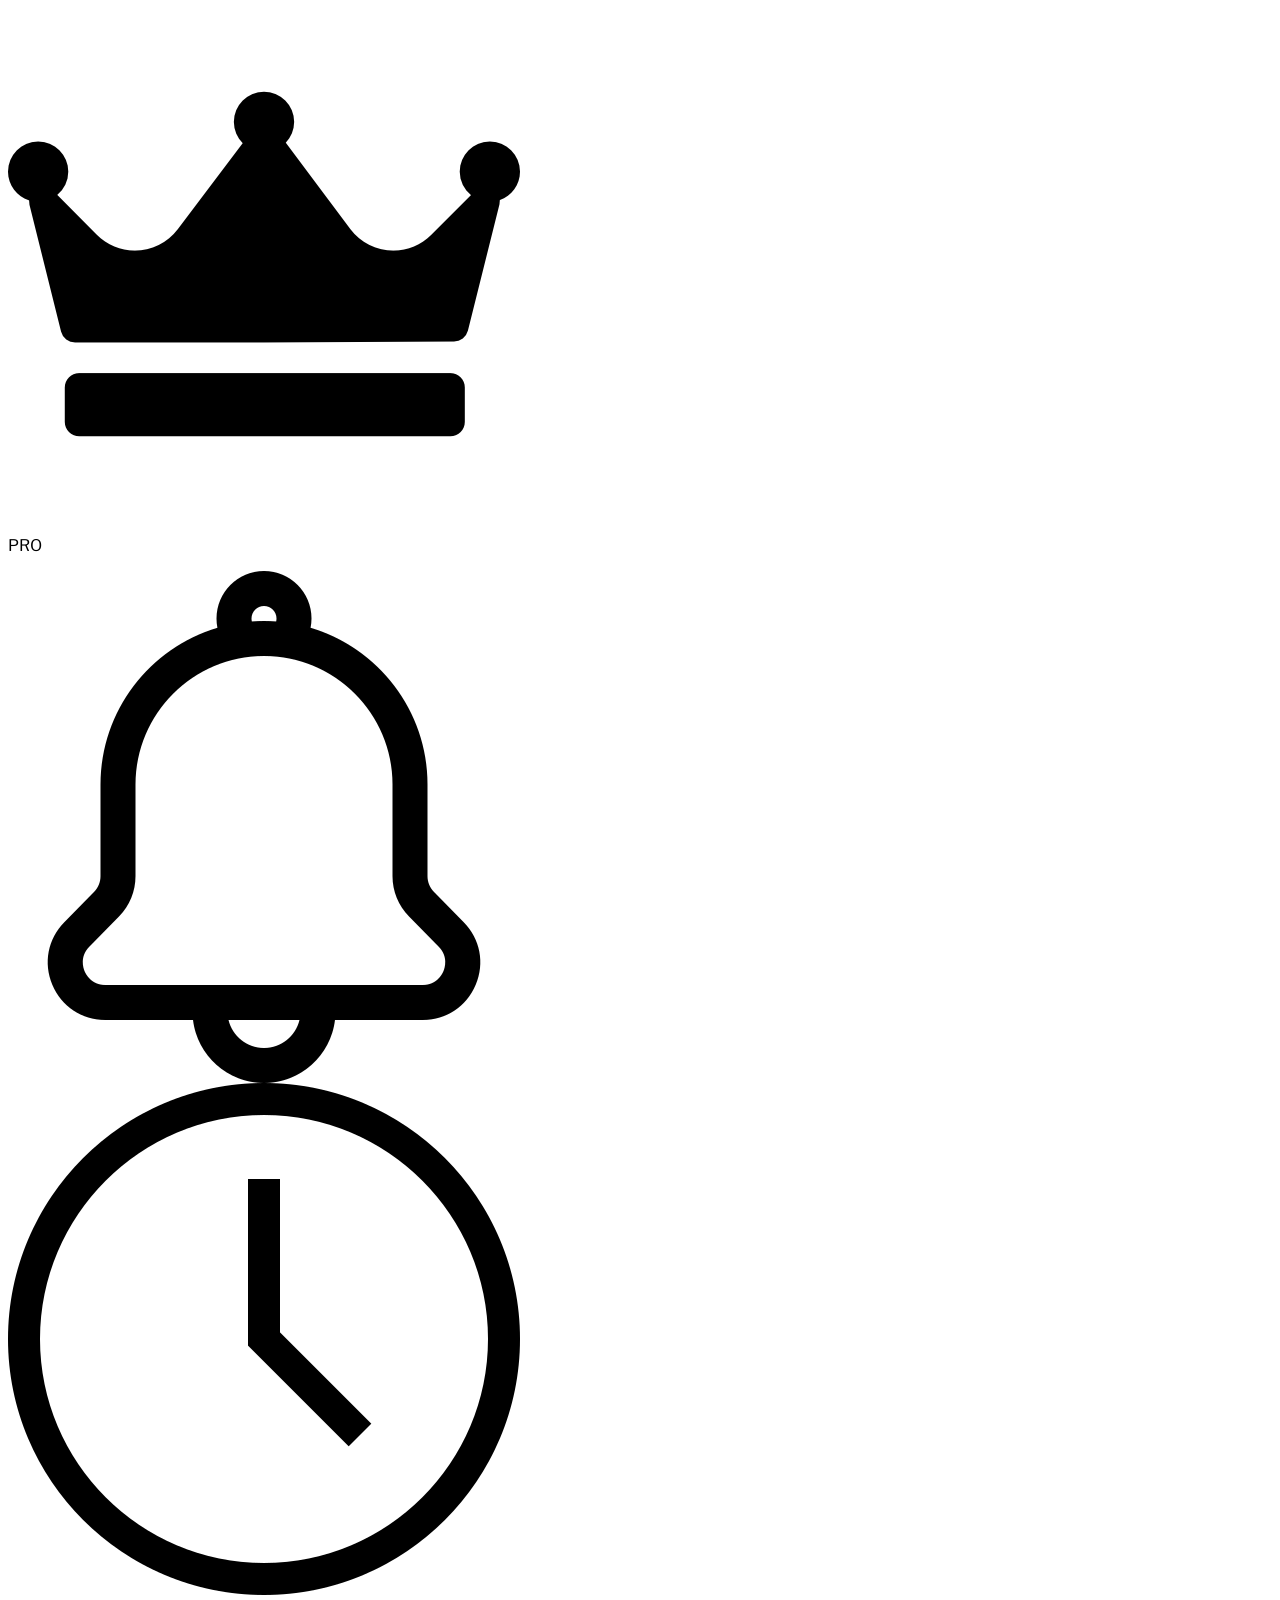
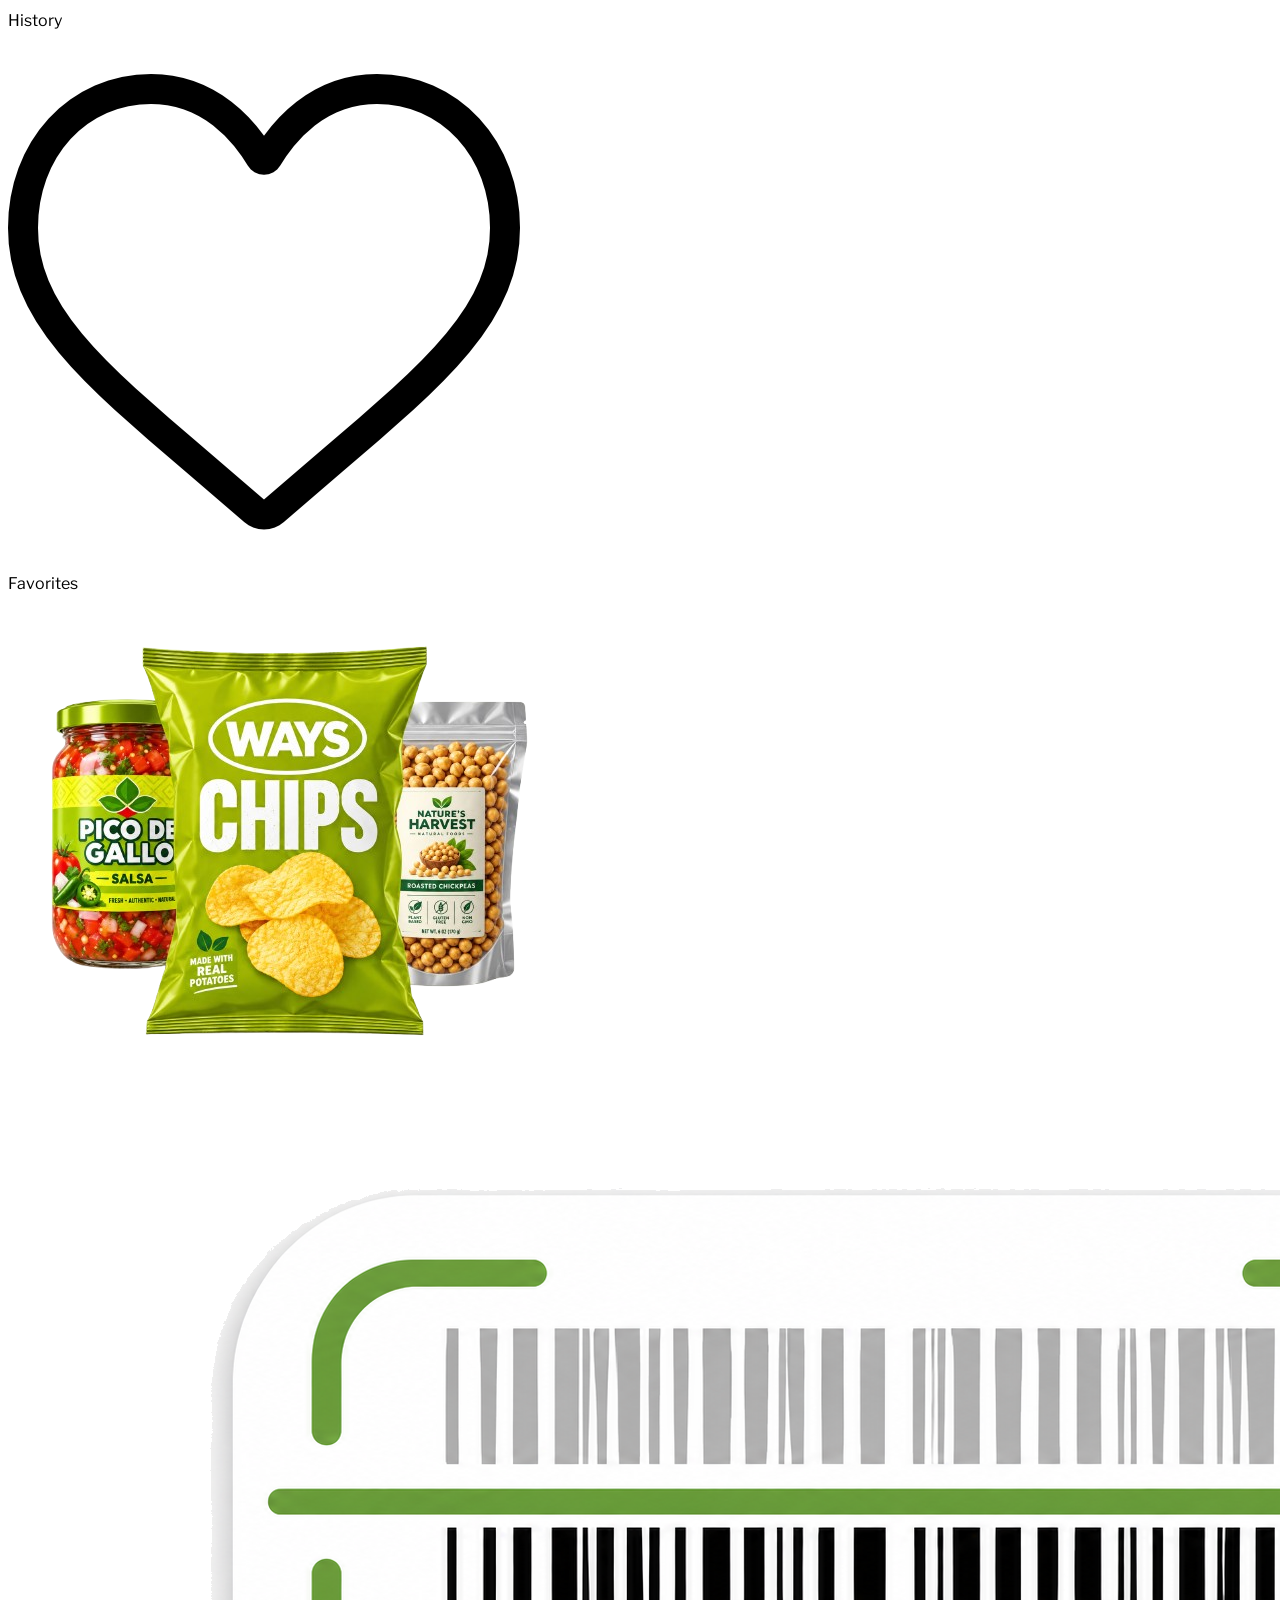
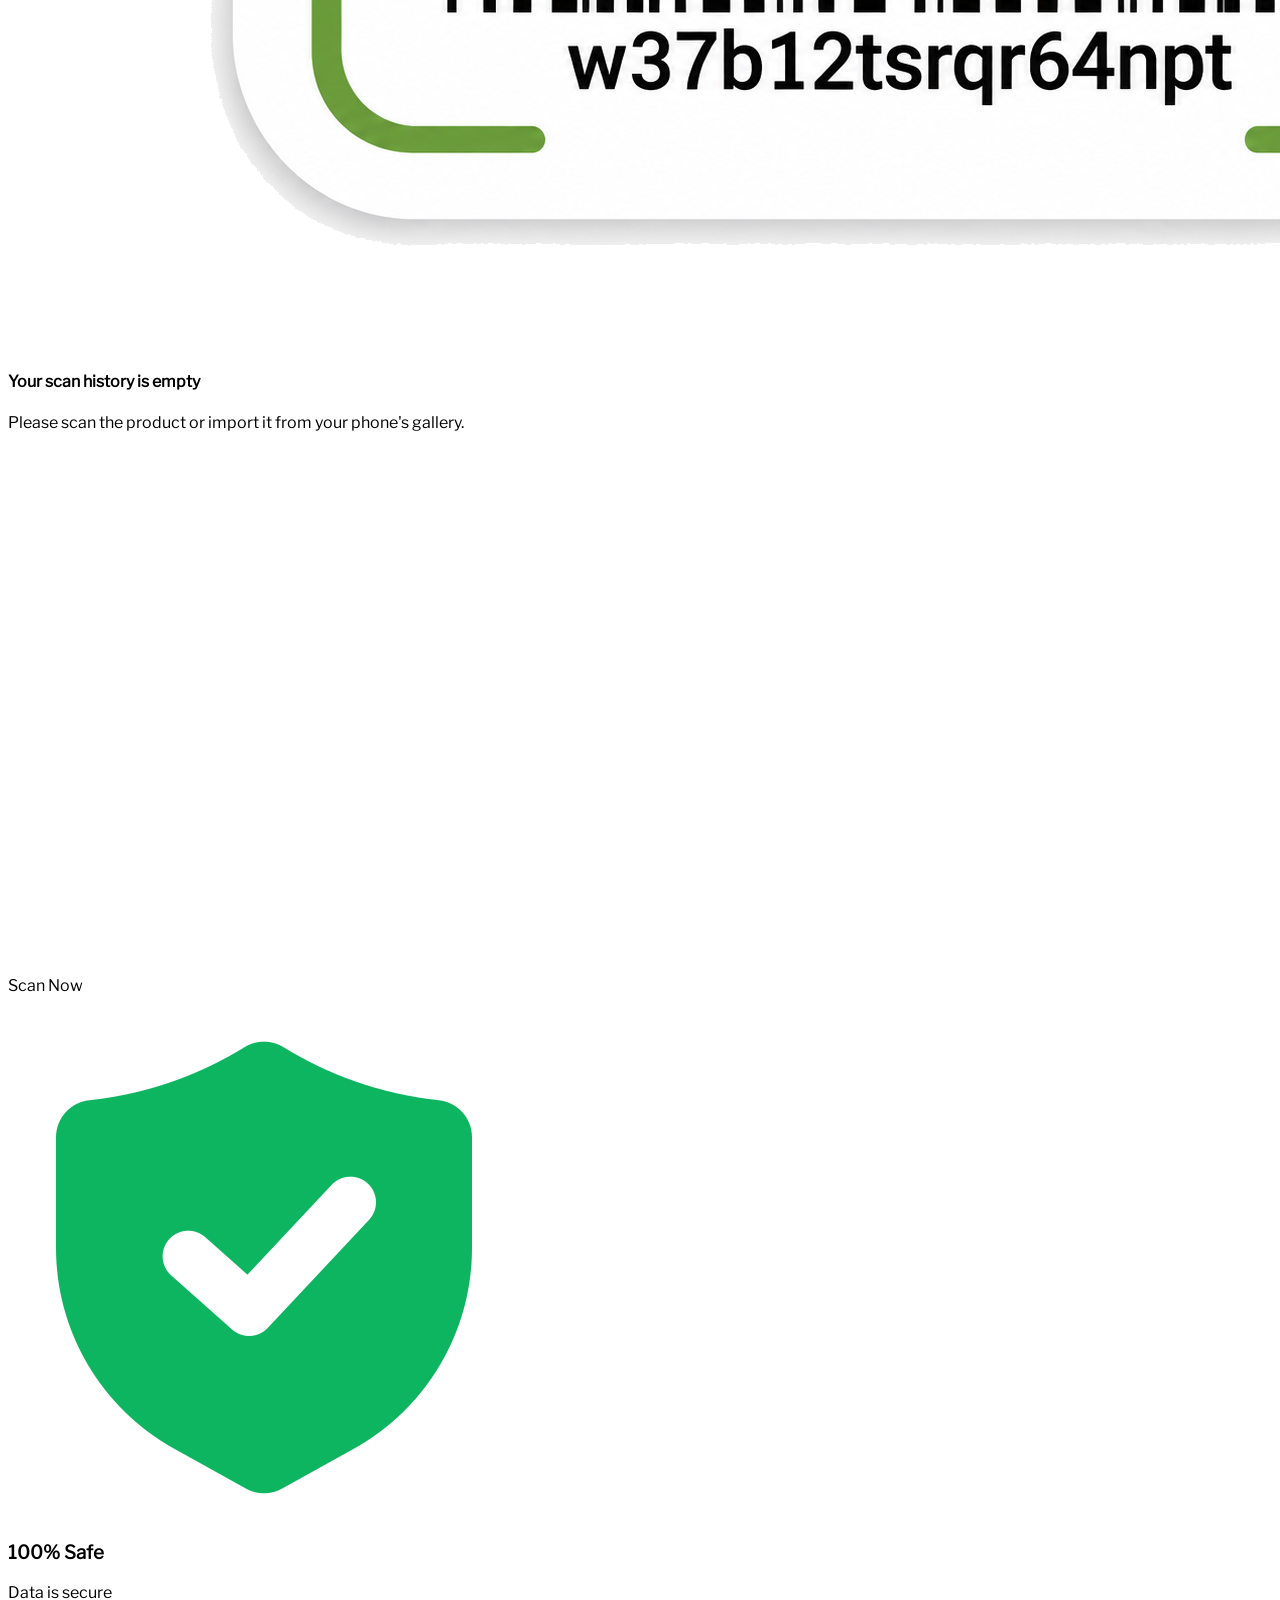
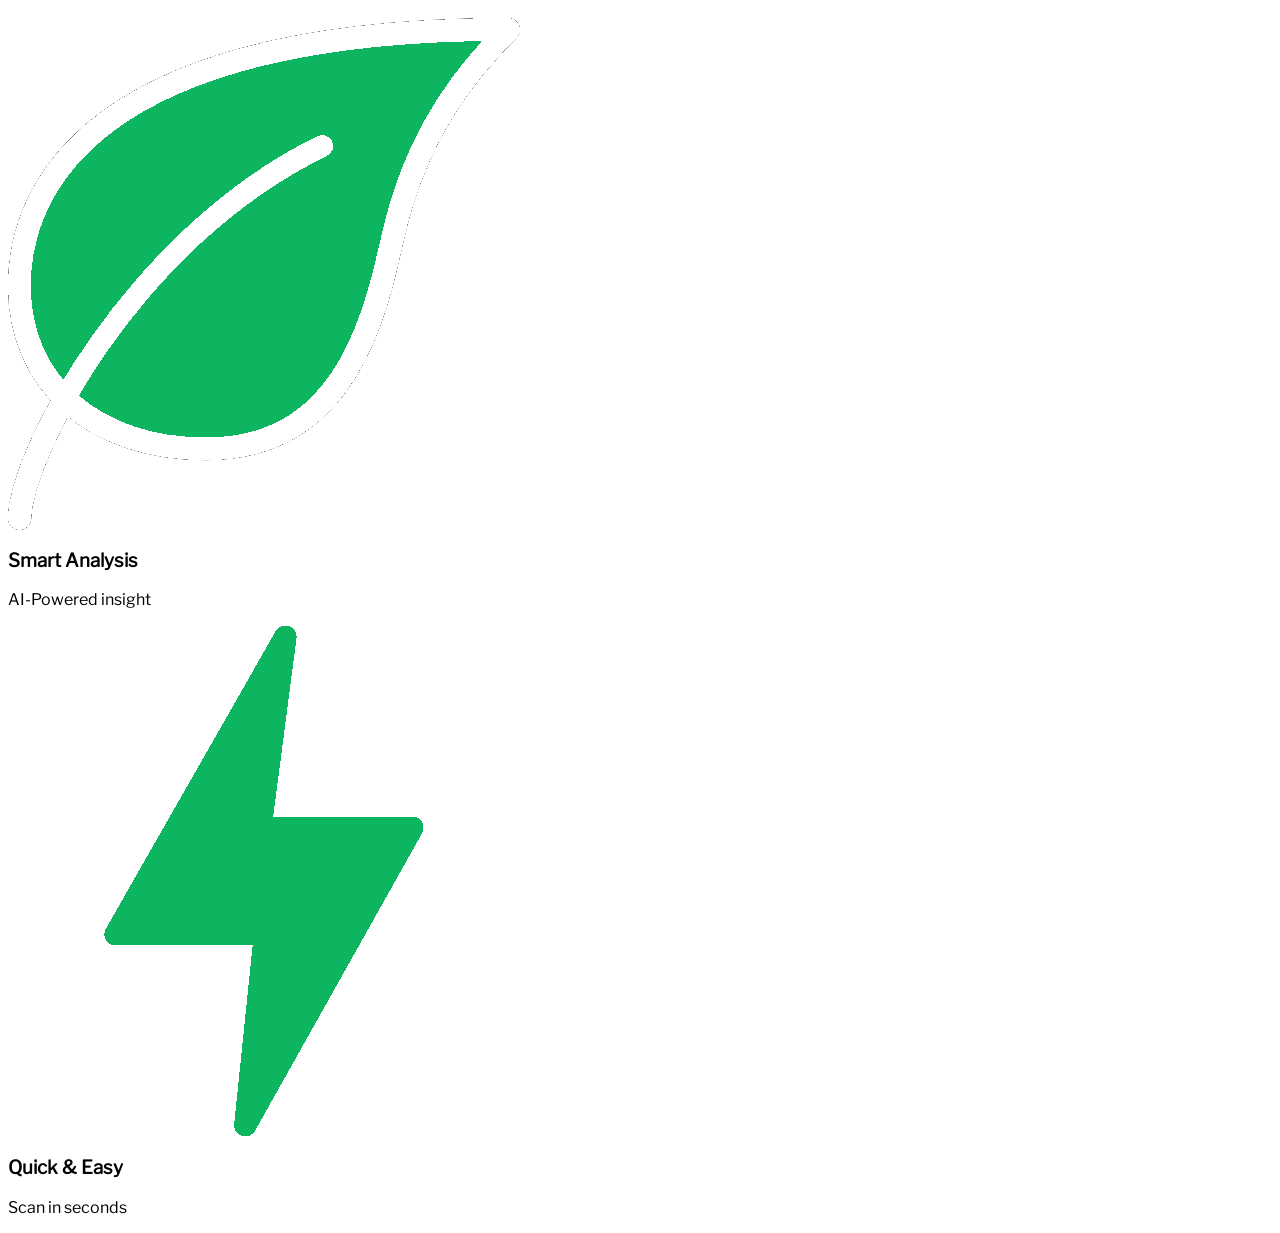
<file: index.html>
<html lang="nb">
  <head>
    <meta charset="UTF-8" />
    <meta name="viewport" content="width=device-width, initial-scale=1.0" />
    <title>Scanner Landing Page</title>
    <link rel="stylesheet" href="./css/style.css" />
  </head>
  <body class="Gradient">
    <!-- NAVBAR -->
    <div class="NavBar">
      <div class="Pro">
        <img src="./img/crown.png" alt="crown" />
        <p>PRO</p>
      </div>
      <div class="BellIcon"><img src="./img/bell.png" alt="bell" /></div>
    </div>

    <!-- TOGGLES -->
    <div class="Toggles">
      <div class="History">
        <img src="./img/clock.png" alt="clock" />
        <p>History</p>
      </div>
      <div class="Favorites">
        <img src="./img/heart.png" alt="heart" />
        <p>Favorites</p>
      </div>
    </div>

    <!-- PICTURE DISPLAY -->
    <div class="YummyPicture">
      <img src="./img/chips.png" alt="chips" />
      <div class="Barcode"><img src="./img/barcode.png" alt="barcode" /></div>
    </div>

    <!-- SCAN HISTORY -->
    <div class="InfoBox">
      <div class="Info">
        <h4>Your scan history is empty</h4>
        <p>Please scan the product or import it from your phone's gallery.</p>
      </div>

      <div class="ScanBox">
        <img src="./img/scan.png" alt="" />
        <p>Scan Now</p>
      </div>
    </div>

    <!-- CARDS -->
    <div class="CardContainer">
      <div class="Card">
        <img src="./img/insurance.png" alt="" />
        <h3>100% Safe</h3>
        <p>Data is secure</p>
      </div>
      <div class="Card">
        <img src="./img/leaf.png" alt="" />
        <h3>Smart Analysis</h3>
        <p>AI-Powered insight</p>
      </div>
      <div class="Card">
        <img src="./img/flash.png" alt="" />
        <h3>Quick & Easy</h3>
        <p>Scan in seconds</p>
      </div>
    </div>
  </body>
</html>
</file>
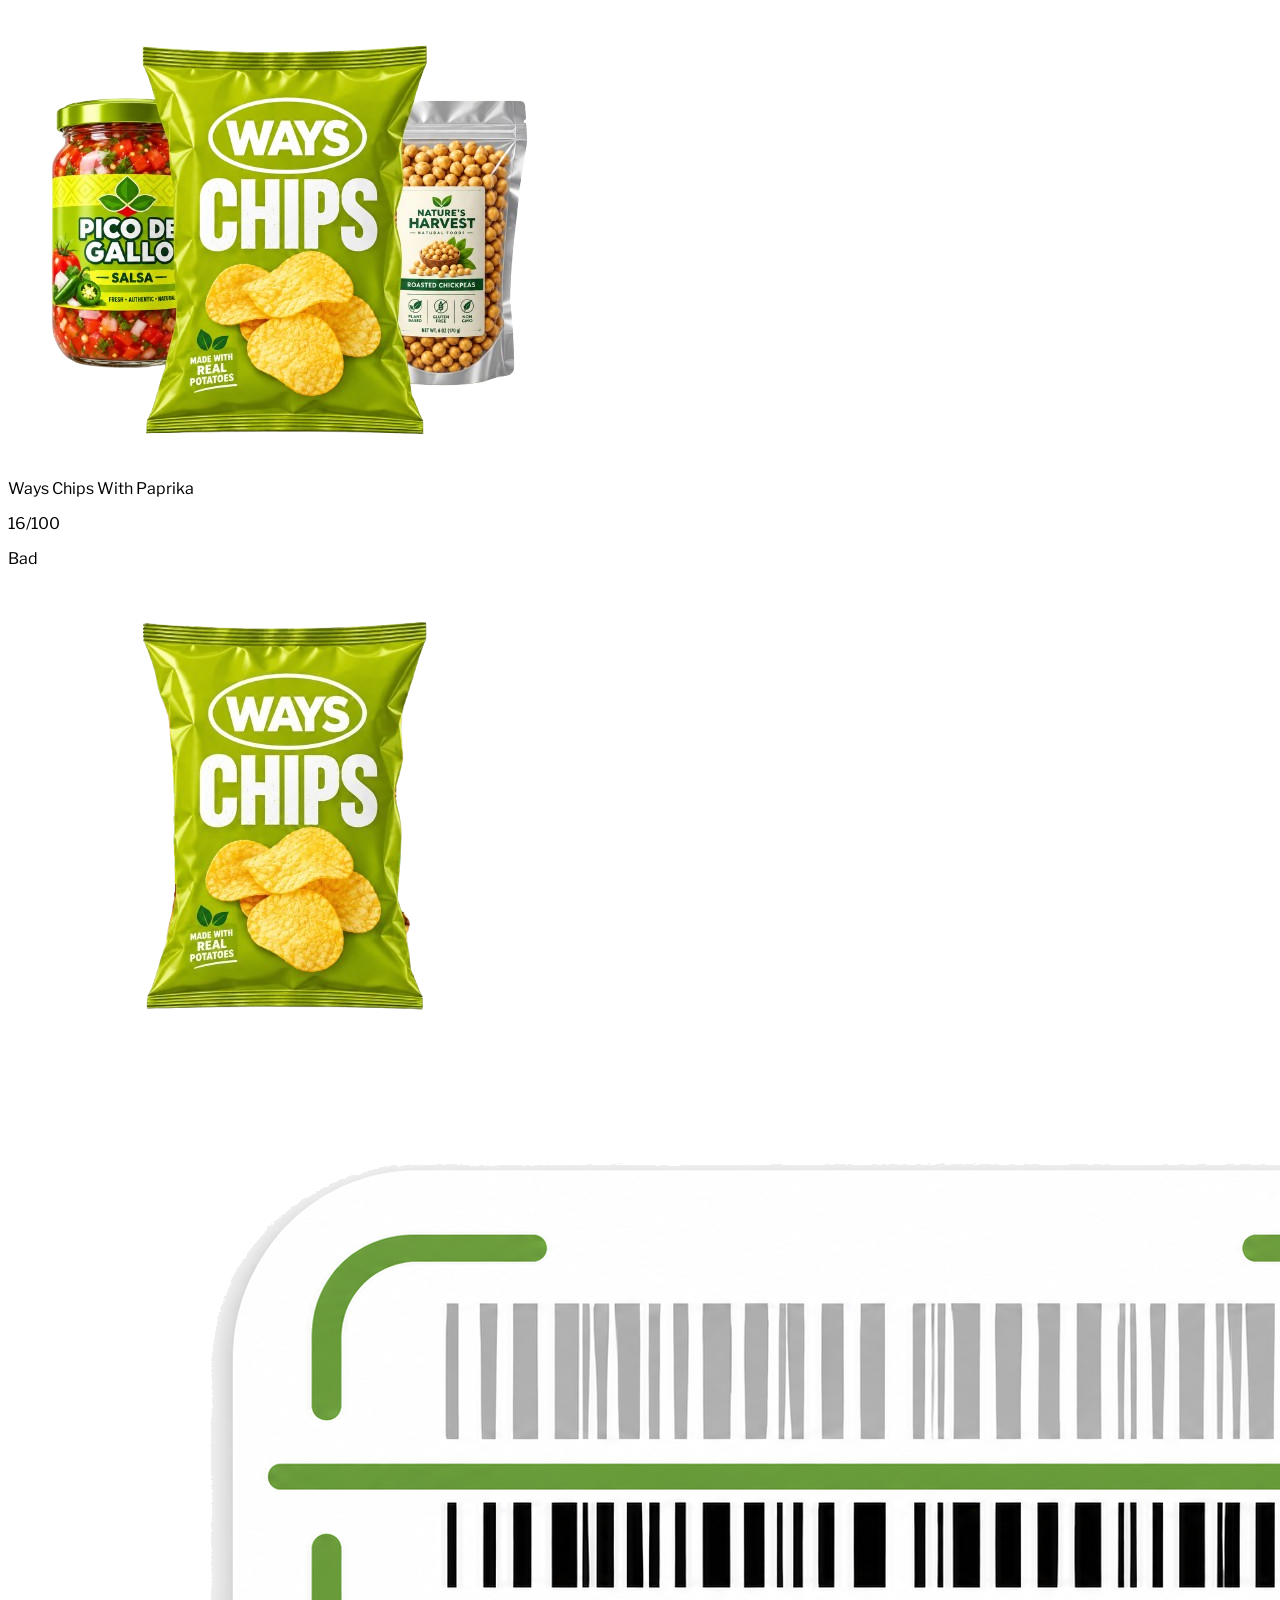
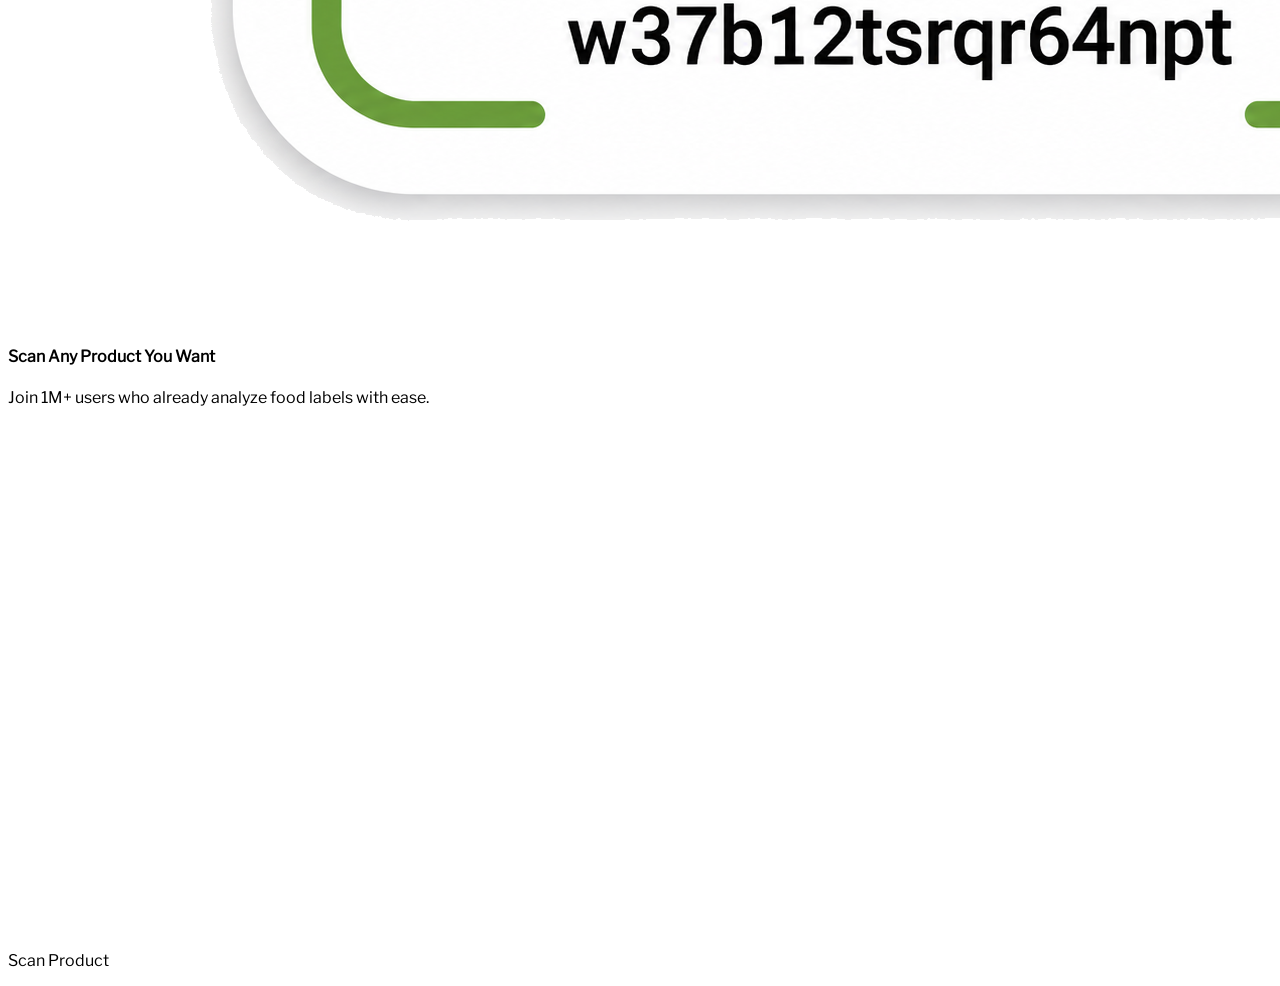
<file: html/secondary.html>
<html lang="en">
<head>
    <meta charset="UTF-8">
    <meta name="viewport" content="width=device-width, initial-scale=1.0">
    <title>Secondary</title>
    <link rel="stylesheet" href="../css/style.css" />
</head>
<body class="gradient">
    <!-- Product Rating -->
     <div class="ProductContainer">
      <div class="ProductMain">
        <div class="ProductImageContainer">
          <div class="ProductImage">
            <img src="../img/chips.png" alt="chips" />
          </div>
        </div>
        <div class="ProductInfoContainer">
          <div class="ProductTitle">
            <p>Ways Chips With Paprika</p>
          </div>
          <div class="ProductRatingMain">
            <div class="ProductRating">
              <p>16/100</p>
            </div>
            <p>Bad</p>
          </div>
        </div>
      </div>
    </div>

    <!-- Product Display -->
    <div class="YummyPictureSpaced">
      <img src="../img/chips_single.png" alt="chips" />
      <div class="Barcode"><img src="../img/barcode.png" alt="barcode" /></div>
    </div>

    <!-- Infobox -->
    <div class="InfoBoxSpaced">
      <div class="InfoTwo">
        <h4>Scan Any Product You Want</h4>
        <p>Join 1M+ users who already analyze food labels with ease.</p>
      </div>
      <!-- Scanner -->
      <div class="ScanBoxSpaced">
        <img src="../img/scan.png" alt="" />
        <p>Scan Product</p>
      </div>
    </div>
    
</body>
</html>
</file>
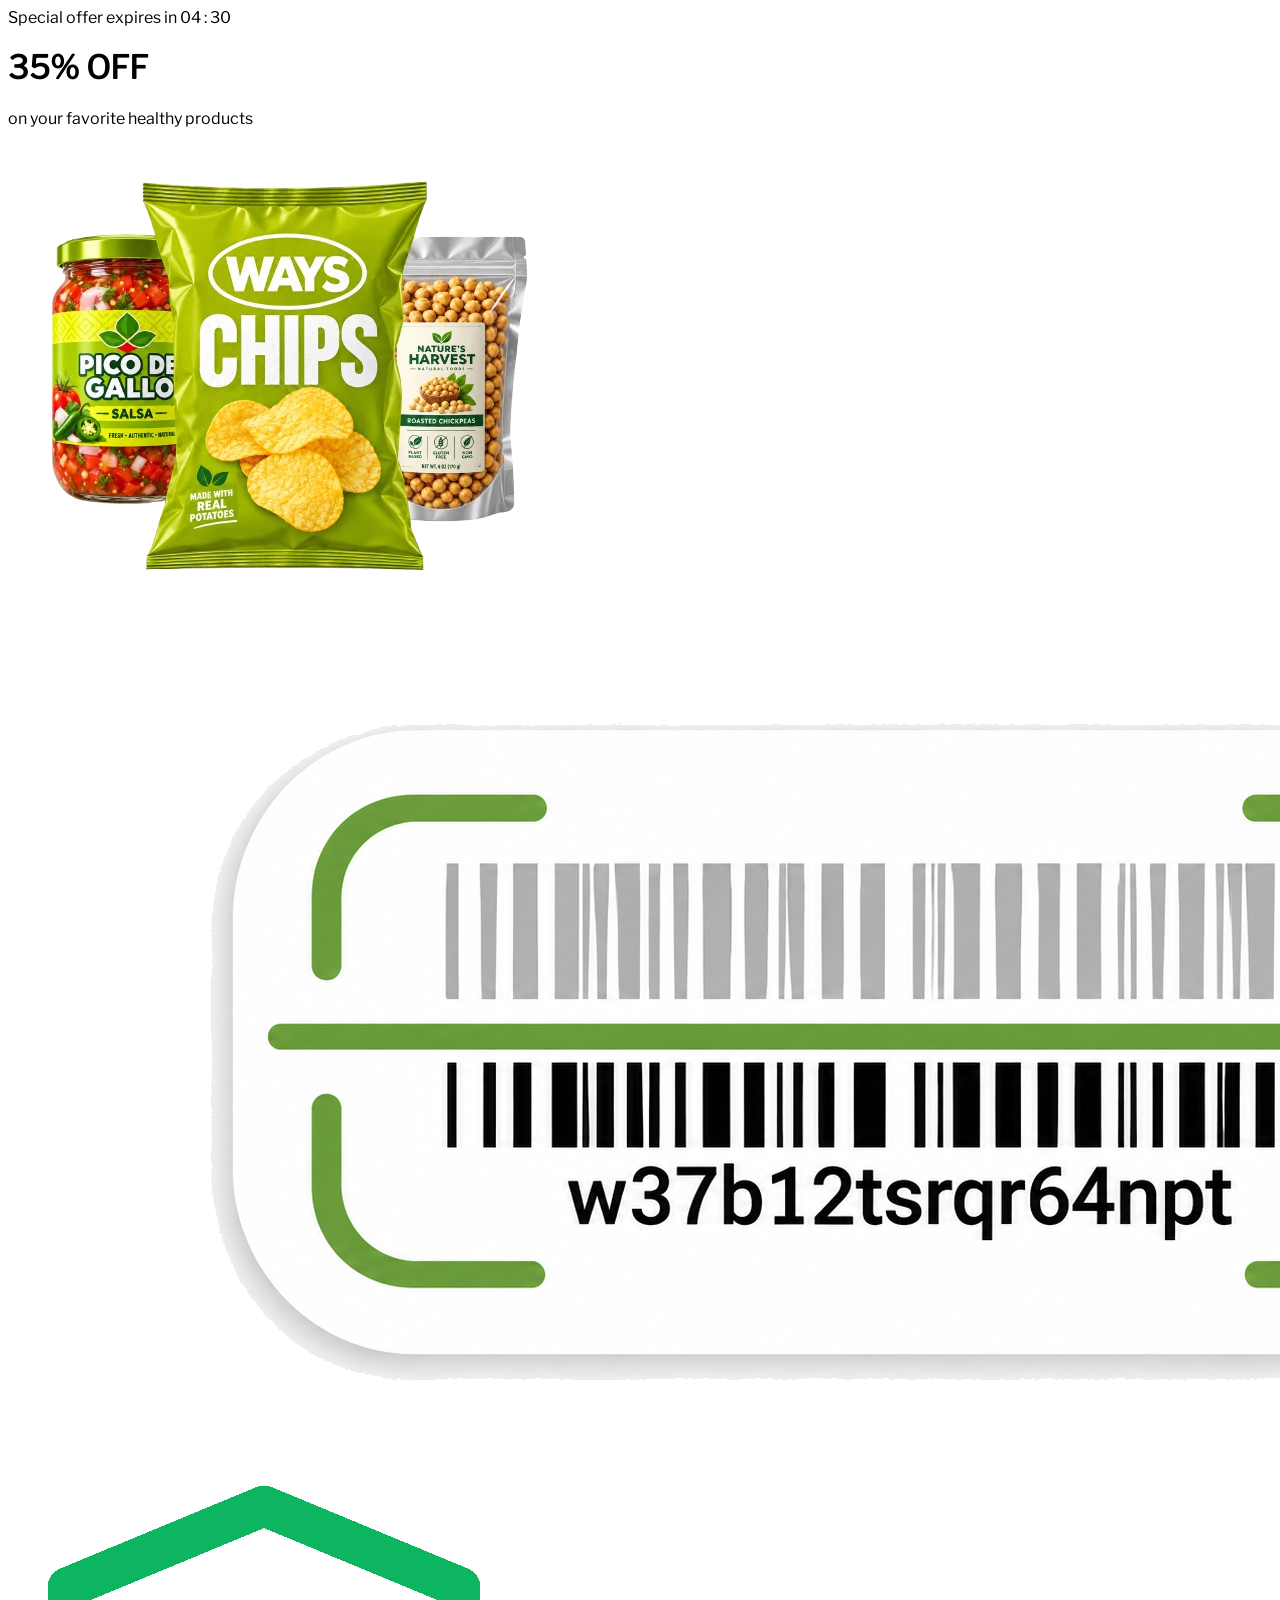
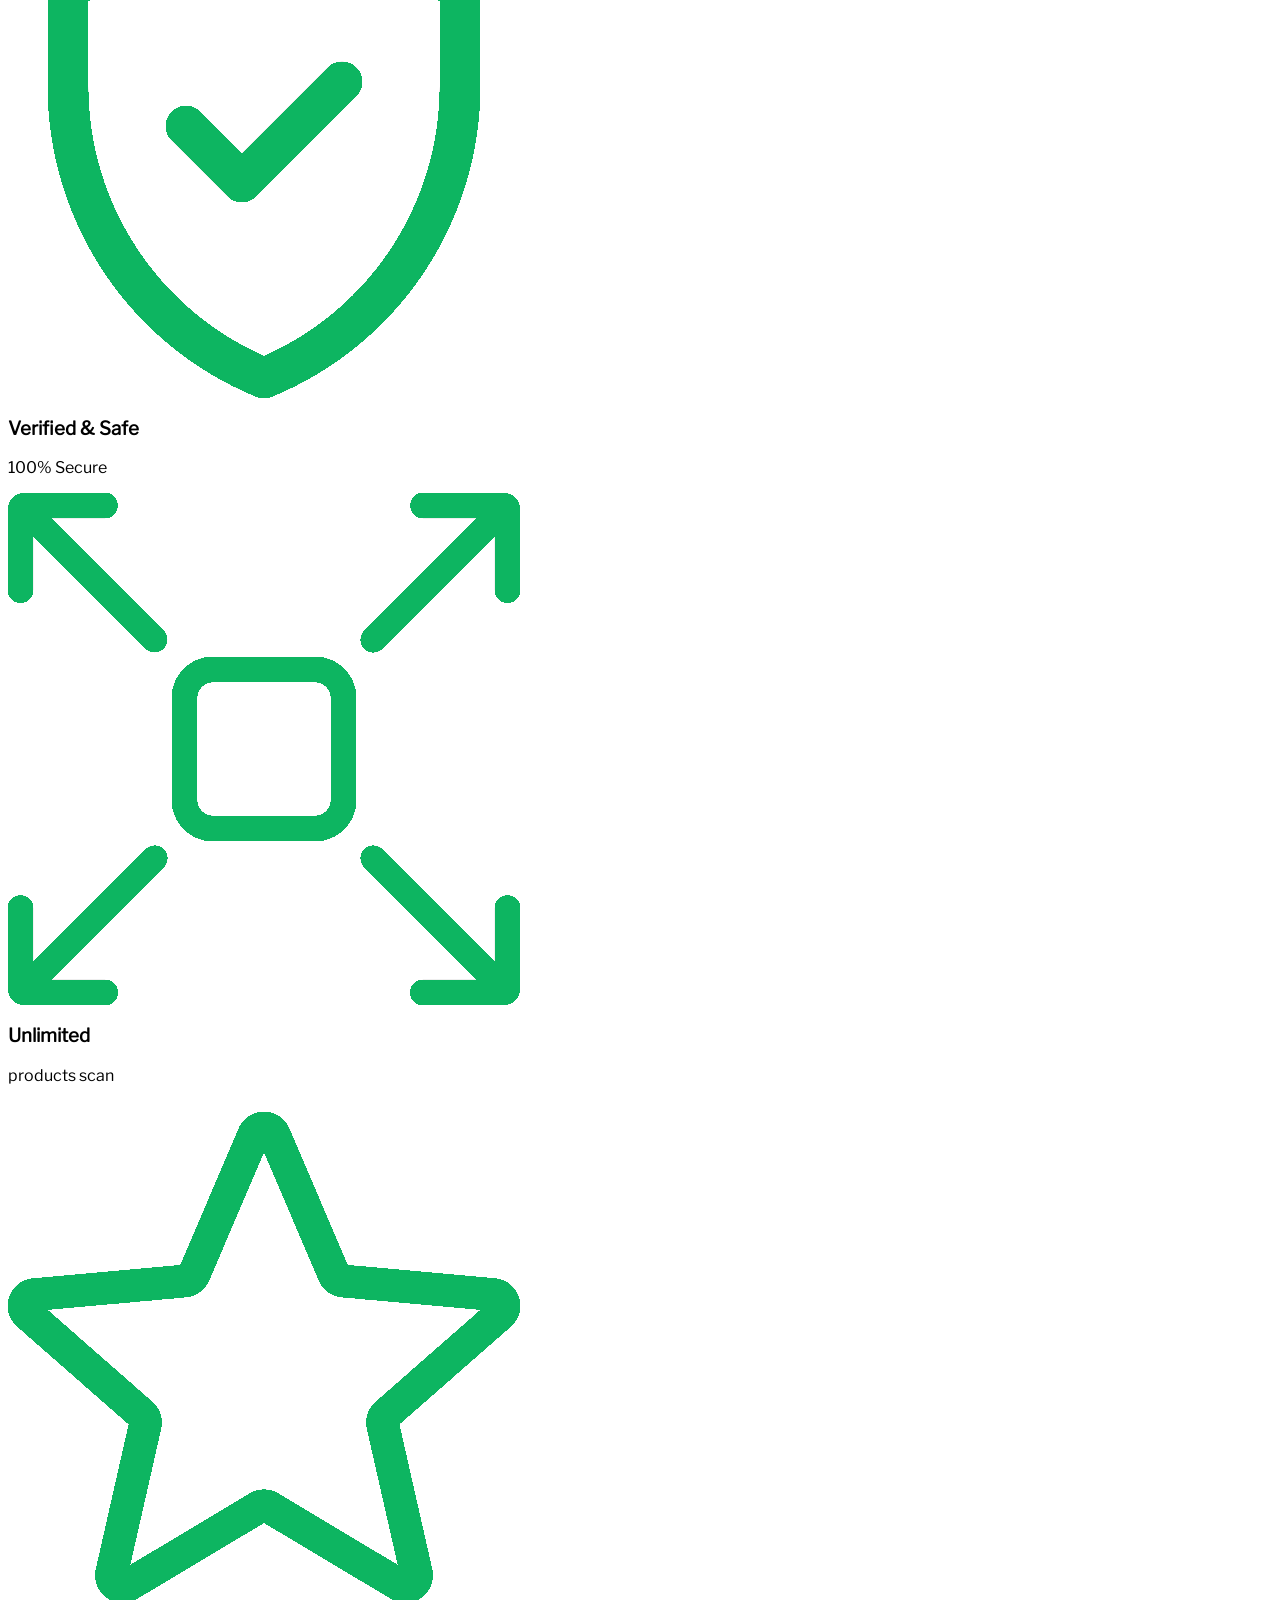
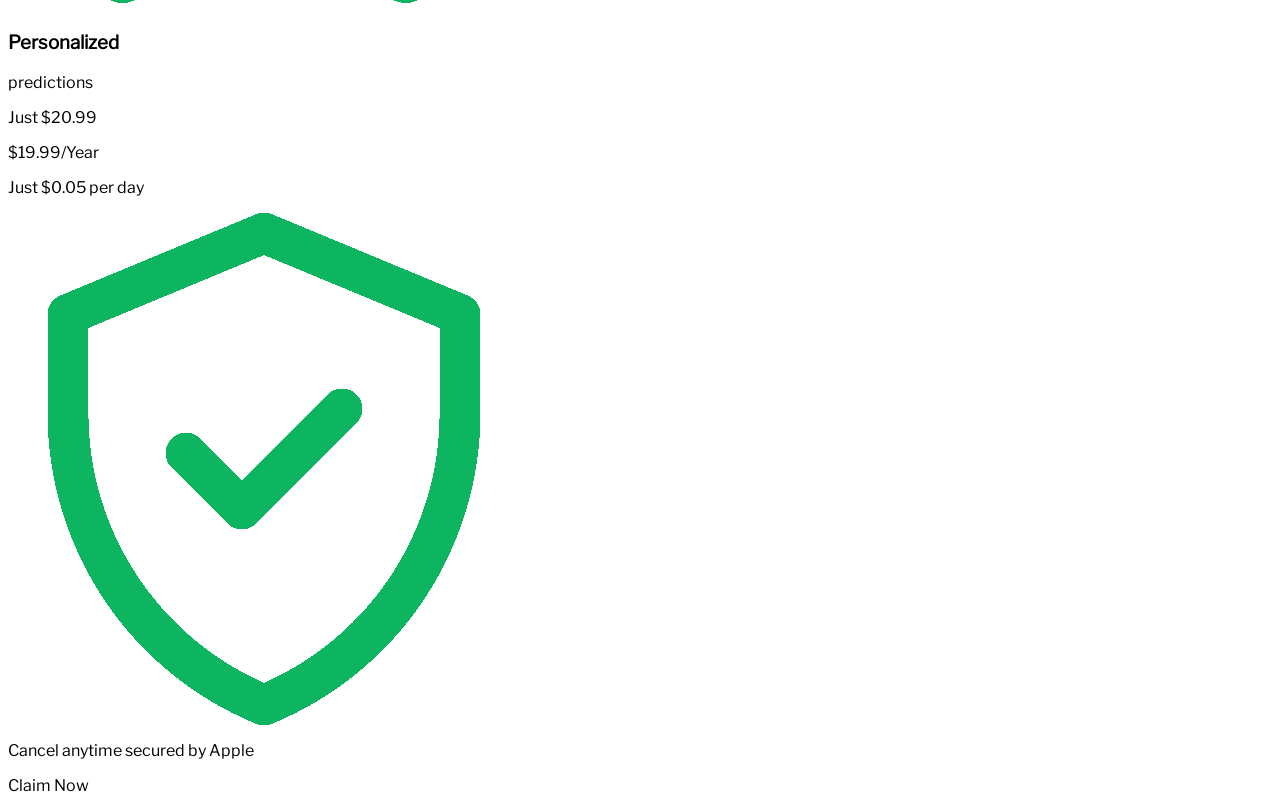
<file: html/tertiary.html>
<html lang="en">
  <head>
    <meta charset="UTF-8" />
    <meta name="viewport" content="width=device-width, initial-scale=1.0" />
    <title>Tertiary</title>
    <link rel="stylesheet" href="../css/style.css" />
  </head>
  <body class="gradient">
    <!-- Offer Container -->
    <div class="OfferContainer">
        <!-- Limited Time Offer -->
      <div class="Offer">
        <!-- Span er en klasse som er usynlig, hvis du gir span en klasse vil den ta koden fra klassen isteden for den orginale taggen -->
        <p>Special offer expires in <span class="OrangeText">04 : 30</span></p>
      </div>
      <!-- Discount Percentage -->
      <div class="Discount">
        <h1><span class="OrangeText">35%</span> OFF</h1>
        <p>on your favorite healthy products</p>
      </div>
      <!-- Decoration -->
      <div class="GreenBox"></div>
    </div>
    <!-- Product Display -->
    <div class="YummyPicture">
      <img src="../img/chips.png" alt="chips" />
      <div class="Barcode"><img src="../img/barcode.png" alt="barcode" /></div>
    </div>
    <!-- Cards -->
    <div class="CardContainer">
      <div class="Card">
        <img src="../img/verified.png" alt="" />
        <h3>Verified & Safe</h3>
        <p>100% Secure</p>
      </div>
      <div class="Card">
        <img src="../img/expand.png" alt="" />
        <h3>Unlimited</h3>
        <p>products scan</p>
      </div>
      <div class="Card">
        <img src="../img/star.png" alt="" />
        <h3>Personalized</h3>
        <p>predictions</p>
      </div>
    </div>
    <!-- Claim Container -->
    <div class="ClaimContainer">
      <div class="DiscountTextDivider">
        <p>Just <span class="Strikethrough">$20.99</span></p>
        <p><span class="GreenText">$19.99</span>/Year</p>
      </div>
      <p>Just $0.05 per day</p>
      <div class="SecuredBy">
        <img src="../img/verified.png" alt="">
      <p>Cancel anytime secured by Apple</p>
      </div>
    </div>
    <div class="ScanBoxWide">
        <p>Claim Now</p>
      </div>
  </body>
</html>
</file>
<file: css/style.css>
@media screen and (max-width: 440px) {
    .Gradient {
    background: linear-gradient(
        180deg,
        rgba(80, 204, 71, 1) 0%,
        rgba(80, 204, 71, 1) 16%,
        rgba(80, 204, 71, 0.04) 35%,
        rgba(80, 204, 71, 0) 46%
    );
}

.NavBar {
    margin-top: 30px;
    display: flex;
    justify-content: space-between;
}

.Pro {
    gap: 5px;
    padding: 3px;
    height: 30px;
    width: 60px;
    display: flex;
    justify-content: center;
    align-items: center;
    border-radius: 20px;
    border: 1px, black;
    background-color: rgba(240, 255, 255, 0.45);
}
.Pro img {
    width: 16px;
    object-fit: contain;
}
.Pro p {
    font-size: 13px;
}

.BellIcon {
    gap: 5px;
    padding: 3px;
    display: flex;
    justify-content: center;
    width: 30px;
    height: 30px;
    border-radius: 20px;
    border: 1px, black;
    background-color: rgba(240, 255, 255, 0.45);
}

.BellIcon img {
    width: 16px;
    object-fit: contain;
}

.Toggles {
    margin-top: 30px;
    display: flex;
    justify-content: space-around;
    align-items: center;
    background-color: rgba(240, 255, 255, 0.45);
    border-radius: 30px;
    height: 3.5%;
}

.History, .Favorites {
    height: 90%;
    display: flex;
    justify-content: center;
    align-items: center;
    gap: 7px;
    flex-grow: 1;
}


.History {
    background-color: aliceblue;
    border-radius: 30px;
}

.History img, .Favorites img {
    width: 17px;
    object-fit: contain;
}

.YummyPicture, .YummyPictureSpaced {
    display: flex;
    align-items: center;
    flex-direction: column;
}

.YummyPicture {
    margin-top: 45px;
}

.YummyPictureSpaced {
    margin-top: 60px;
}

.YummyPicture img, .YummyPictureSpaced img {
    object-fit: contain;
    width: 100%;
}

.Barcode {
    display: flex;
    justify-content: center;
    margin-top: -120px;
    z-index: 2;
}

.Barcode img {
    width: 170px;
    object-fit: contain;
}

.InfoBox, .InfoBoxSpaced {
    display: flex;
    flex-direction: column;
    align-items: center;
}

.InfoBox {
    margin-top: 50px;
}

.InfoBoxSpaced  {
    margin-top: 65px;
}

.Info, .InfoTwo {
    display: flex;
    flex-direction: column;
    align-items: center;
    width: 70%;
}

.Info h4 {
    font-size: 22px;
}

.InfoTwo h4 {
    text-align: center;
    font-size: 30px;
}

.Info p, .InfoTwo p {
    margin-top: -10px;
    text-align: center;
    color: #7b7878;
}

.SecuredBy {
    margin-top: 15px;
    margin-bottom: 9px;
    display: flex;
    justify-content: center;
    align-items: center;
}

.SecuredBy img {
    object-fit: contain;
    height: 20px;
}

.SecuredBy p {
    color: #7b7878;
}

.CardContainer {
    margin-top: 70px;
    display: flex;
    justify-content: space-evenly;
}

.Card {
    display: flex;
    justify-content: center;
    align-items: center;
    flex-direction: column;
    gap: 4.5px;
    width: 100px;
    height: 100px;
    border-radius: 10px;
    background-color: #ffffff;
    box-shadow: 0px 4px 10px 2px rgba(0, 0, 0, 0.2);
}

.Card img {
    width: 30px;
    object-fit: contain;
}

.Card h3 {
    font-size: 12px;
    margin: 0;
}

.Card p {
    margin: 0;
    font-size: 10px;
}

.ProductContainer {
    margin-top: 30px;
    display: flex;
    justify-content: center;
}

.ProductMain {
    display: flex;
    align-items: center;
    height: 100px;
    width: 310px;
    border-radius: 10px;
    background-color: rgba(240, 255, 255, 0.45);
}

.ProductImageContainer {
    display: flex;
    align-items: center;
    justify-content: center;
    flex-grow: 4;
}

.ProductInfoContainer {
    display: flex;
    flex-direction: column;
    align-items: center;
    flex-grow: 6;
}

.ProductTitle {
    display: flex;
    justify-content: center;
}

.ProductTitle p {
    font-size: 18px;
    font-weight: bold;
    margin: 10;
}

.ProductRatingMain {
    width: 100%;
    margin-left: 40px;
    gap: 8px;
    display: flex;
    align-items: center;
    justify-content: flex-start
}

.ProductRatingMain p {
    margin: 0;
    font-size: 18px;
    font-weight: 700;
    color: #FA3E00;
}

.ProductRating {
    display: flex;
    justify-content: center;
    align-items: center;
    background-color: #FA3E00;
    width: 75px;
    height: 35px;
    border-radius: 15px;
}

.ProductRating p {
    color: #ffffff;
    font-size: 15px;
    font-weight: 100;
}

.ProductImage {
    display: flex;
    align-items: center;
    justify-content: center;
    width: 70px;
    height: 70px;
    border-radius: 10px;
    background-color: #ffffff;
}

.ProductImage img {
    width: 60px;
    object-fit: contain;
}

.OfferContainer {
    display: flex;
    justify-content: center;
    align-items: center;
    flex-direction: column;
}

.Offer {
    background-color: rgba(240, 255, 255, 0.45);;
    display: flex;
    justify-content: center;
    align-items: center;
    height: 50px;
    width: 300px;
    border-radius: 30px;
}

.Offer p {
    font-size: 18px;
}

.Discount {
    display: flex;
    flex-direction: column;
    justify-content: center;
    align-items: center;
}

.DiscountTextDivider {
    display: flex;
    align-items: center;
    justify-content: center;
    margin-bottom: 2px;
}

.DiscountTextDivider p {
    font-size: 20px;
    margin: 0;
}

.DiscountClaim {
    display: flex;
    justify-content: center;
    align-items: center;
    gap: 3px;
    background-color: #50cc47;
    border-radius: 20px;
    height: 40px;
}


.Discount h1 {
    font-size: 65px;
    margin: 7px;
    /* marg */
}

.Discount p {
    margin: 0;
}


.Strikethrough {
    text-decoration:line-through;
}
.GreenBox {
    margin-top: 50px;
    background-color: #50cc47;
    border-radius: 10px;
    width: 100px;
    height: 8px;
}

.ClaimContainer {
    margin-top: 30px;
    display: flex;
    justify-content: center;
    align-items: center;
    flex-direction: column;
}

.ClaimContainer p {
    margin: 7px;
}

.GreenText {
    color: #50cc47;;
}

.ScanBox, .ScanBoxWide, .ScanBoxSpaced {
    display: flex;
    justify-content: center;
    align-items: center;
    gap: 3px;
    background-color: #50cc47;
    border-radius: 20px;
}

.ScanBox {
    height: 35px;
    width: 53%;
}

.ScanBoxWide {
    height: 40px;
    width: 100%;
}

.ScanBoxSpaced {
    margin-top: 10px;
    border-radius: 30px;
    height: 50px;
    width: 40%;
}

.ScanBoxWide p {
    font-size: 18px;
    color: aliceblue;
}

.ScanBox p, .ScanBoxSpaced p {
    font-size: 14px;
    color: aliceblue;
}

.ScanBox img, .ScanBoxSpaced img {
    object-fit: contain;
    width: 17px;
}

.OrangeText {
    color: #FA3E00;;
}

}


p {
  font-family: "Libre Franklin";
}

h1,h2,h3,h4,h5,h6 {
    font-family: "Libre Franklin";
    font-weight: 700;
}

@font-face {
  font-family: "Libre Franklin";
  src: url("../font/LibreFranklin.ttf") format("truetype");
  font-weight: normal;
  font-style: normal;
  font-display: swap;
}
</file>
